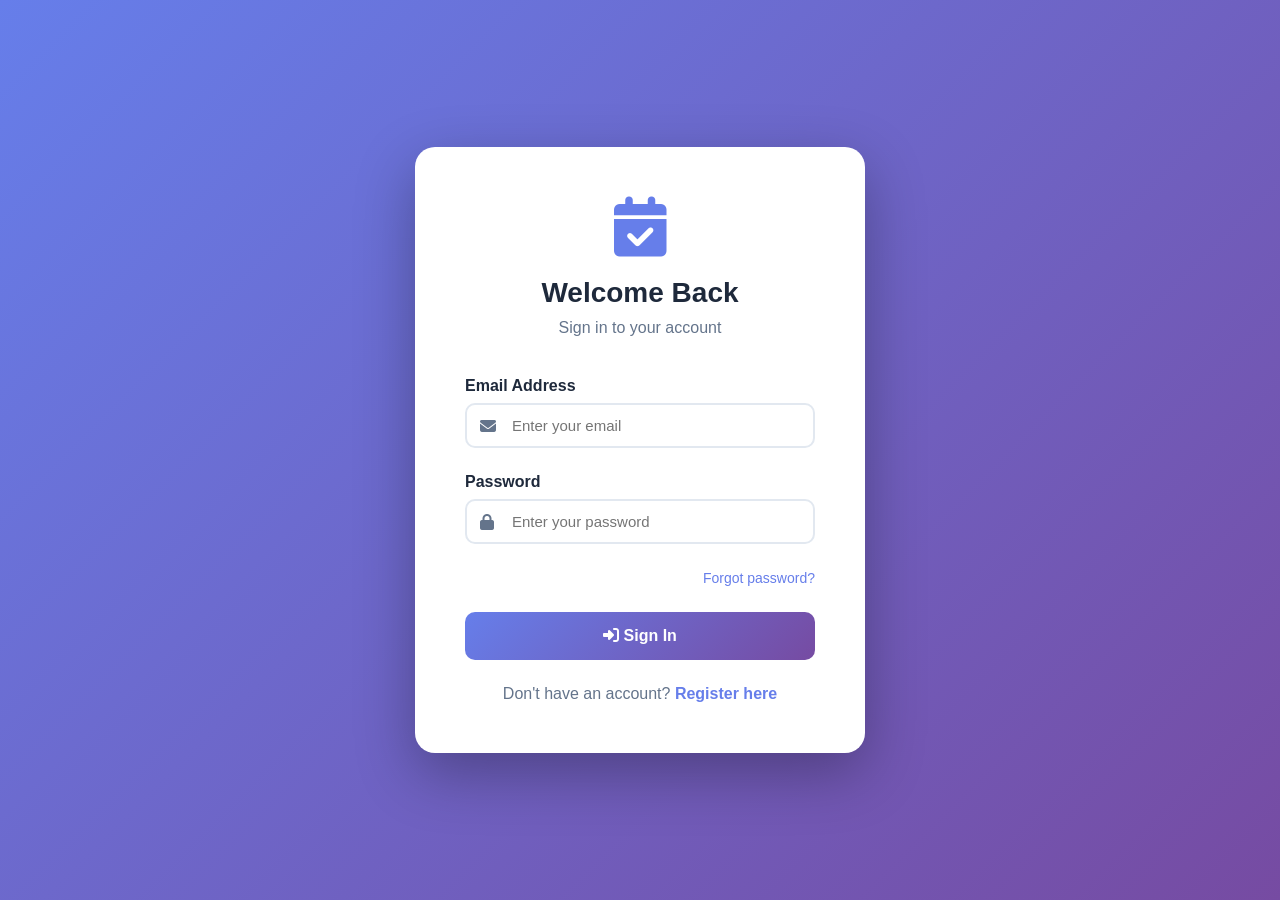
<file: Frontend-UI/login.html>
<!DOCTYPE html>
<html lang="en">
<head>
    <meta charset="UTF-8">
    <meta name="viewport" content="width=device-width, initial-scale=1.0">
    <title>Login - Interview Scheduler</title>
    <link rel="stylesheet" href="https://cdnjs.cloudflare.com/ajax/libs/font-awesome/6.4.0/css/all.min.css">
    <style>
        * {
            margin: 0;
            padding: 0;
            box-sizing: border-box;
        }

        body {
            font-family: 'Inter', sans-serif;
            background: linear-gradient(135deg, #667eea 0%, #764ba2 100%);
            min-height: 100vh;
            display: flex;
            align-items: center;
            justify-content: center;
        }

        .login-container {
            background: white;
            padding: 50px;
            border-radius: 20px;
            box-shadow: 0 20px 60px rgba(0, 0, 0, 0.3);
            width: 100%;
            max-width: 450px;
        }

        .login-header {
            text-align: center;
            margin-bottom: 40px;
        }

        .login-header i {
            font-size: 60px;
            color: #667eea;
            margin-bottom: 20px;
        }

        .login-header h1 {
            font-size: 28px;
            color: #1e293b;
            margin-bottom: 10px;
        }

        .login-header p {
            color: #64748b;
        }

        .form-group {
            margin-bottom: 25px;
        }

        .form-group label {
            display: block;
            margin-bottom: 8px;
            color: #1e293b;
            font-weight: 600;
        }

        .input-group {
            position: relative;
        }

        .input-group i {
            position: absolute;
            left: 15px;
            top: 50%;
            transform: translateY(-50%);
            color: #64748b;
        }

        .form-control {
            width: 100%;
            padding: 12px 15px 12px 45px;
            border: 2px solid #e2e8f0;
            border-radius: 10px;
            font-size: 15px;
            transition: all 0.3s ease;
        }

        .form-control:focus {
            outline: none;
            border-color: #667eea;
        }

        .forgot-password {
            text-align: right;
            margin-bottom: 25px;
        }

        .forgot-password a {
            color: #667eea;
            text-decoration: none;
            font-size: 14px;
        }

        .btn-login {
            width: 100%;
            padding: 15px;
            background: linear-gradient(135deg, #667eea, #764ba2);
            color: white;
            border: none;
            border-radius: 10px;
            font-size: 16px;
            font-weight: 600;
            cursor: pointer;
            transition: all 0.3s ease;
        }

        .btn-login:hover {
            transform: translateY(-2px);
            box-shadow: 0 10px 20px rgba(102, 126, 234, 0.3);
        }

        .register-link {
            text-align: center;
            margin-top: 25px;
            color: #64748b;
        }

        .register-link a {
            color: #667eea;
            text-decoration: none;
            font-weight: 600;
        }
    </style>
</head>
<body>
    <div class="login-container">
        <div class="login-header">
            <i class="fas fa-calendar-check"></i>
            <h1>Welcome Back</h1>
            <p>Sign in to your account</p>
        </div>

        <form id="loginForm">
            <div class="form-group">
                <label>Email Address</label>
                <div class="input-group">
                    <i class="fas fa-envelope"></i>
                    <input type="email" class="form-control" id="email" placeholder="Enter your email" required>
                </div>
            </div>

            <div class="form-group">
                <label>Password</label>
                <div class="input-group">
                    <i class="fas fa-lock"></i>
                    <input type="password" class="form-control" id="password" placeholder="Enter your password" required>
                </div>
            </div>

            <div class="forgot-password">
                <a href="#">Forgot password?</a>
            </div>

            <button type="submit" class="btn-login">
                <i class="fas fa-sign-in-alt"></i> Sign In
            </button>

            <div class="register-link">
                Don't have an account? <a href="register.html">Register here</a>
            </div>
        </form>
    </div>

    <script>
        document.getElementById('loginForm').addEventListener('submit', async function(e) {
            e.preventDefault();
            
            const email = document.getElementById('email').value;
            const password = document.getElementById('password').value;

            try {
                const response = await fetch('http://localhost:5000/api/auth/login', {
                    method: 'POST',
                    headers: {
                        'Content-Type': 'application/json'
                    },
                    body: JSON.stringify({ email, password })
                });

                const data = await response.json();

                if (response.ok) {
                    localStorage.setItem('authToken', data.token);
                    localStorage.setItem('user', JSON.stringify(data.user));
                    window.location.href = 'index.html';
                } else {
                    alert(data.message || 'Login failed');
                }
            } catch (error) {
                console.error('Error:', error);
                alert('An error occurred during login');
            }
        });
    </script>
</body>
</html>
</file>
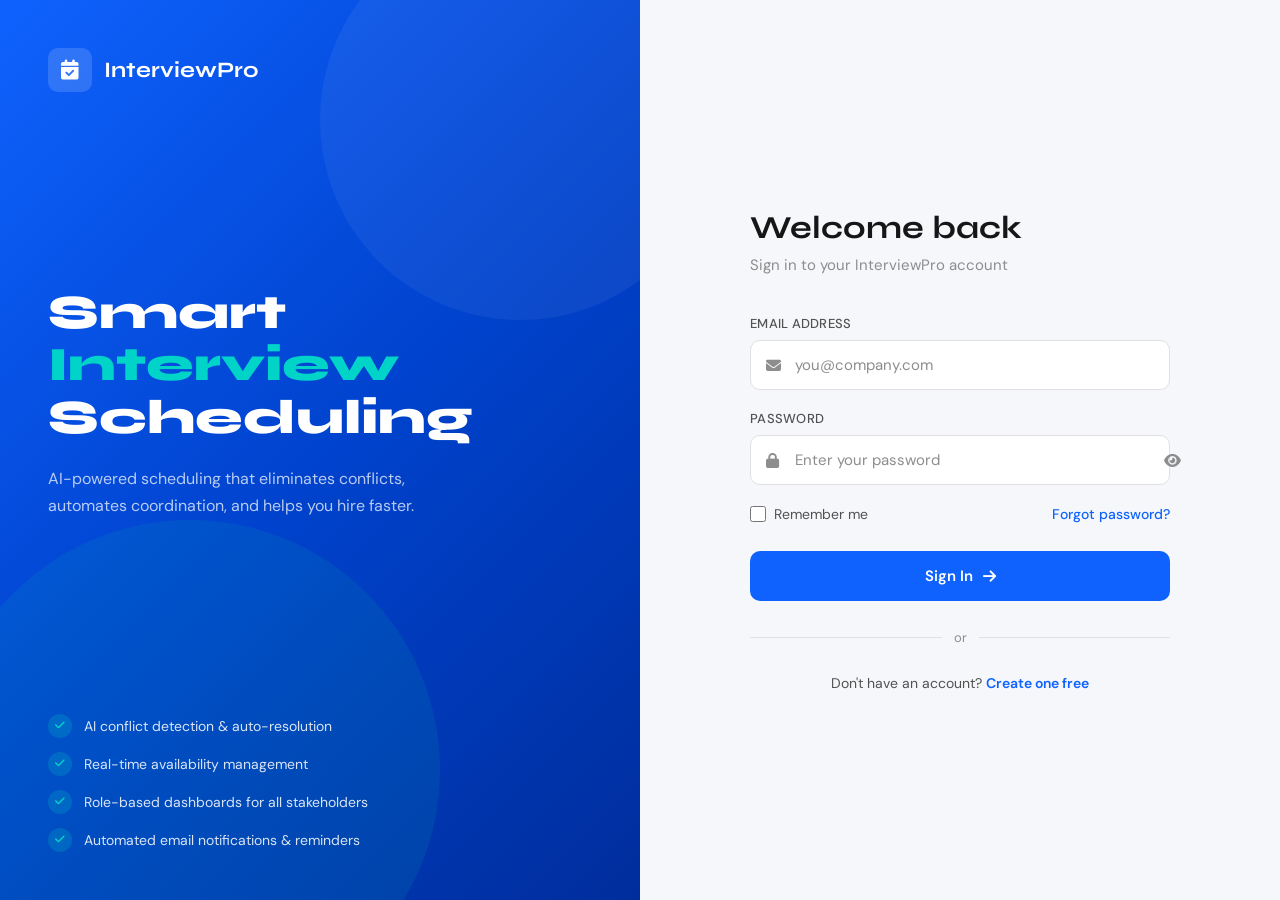
<file: wwwroot/login.html>
<!DOCTYPE html>
<html lang="en">
<head>
    <meta charset="UTF-8">
    <meta name="viewport" content="width=device-width, initial-scale=1.0">
    <title>InterviewPro — Sign In</title>
    <link rel="preconnect" href="https://fonts.googleapis.com">
    <link href="https://fonts.googleapis.com/css2?family=DM+Sans:wght@300;400;500;600&family=Syne:wght@600;700;800&display=swap" rel="stylesheet">
    <link rel="stylesheet" href="https://cdnjs.cloudflare.com/ajax/libs/font-awesome/6.5.0/css/all.min.css">
    <style>
        *, *::before, *::after { margin: 0; padding: 0; box-sizing: border-box; }

        :root {
            --brand: #0F62FE;
            --brand-dark: #0043CE;
            --brand-light: #EDF5FF;
            --accent: #00B0A0;
            --bg: #F5F7FA;
            --surface: #FFFFFF;
            --text-1: #161616;
            --text-2: #525252;
            --text-3: #8D8D8D;
            --border: #E0E0E0;
            --error: #DA1E28;
            --success: #198038;
            --radius: 12px;
        }

        body {
            font-family: 'DM Sans', sans-serif;
            background: var(--bg);
            min-height: 100vh;
            display: grid;
            grid-template-columns: 1fr 1fr;
        }

        /* Left panel */
        .left-panel {
            background: linear-gradient(135deg, #0F62FE 0%, #0043CE 50%, #002D9C 100%);
            display: flex;
            flex-direction: column;
            justify-content: space-between;
            padding: 48px;
            position: relative;
            overflow: hidden;
        }

        .left-panel::before {
            content: '';
            position: absolute;
            top: -80px;
            right: -80px;
            width: 400px;
            height: 400px;
            border-radius: 50%;
            background: rgba(255,255,255,0.05);
        }

        .left-panel::after {
            content: '';
            position: absolute;
            bottom: -120px;
            left: -60px;
            width: 500px;
            height: 500px;
            border-radius: 50%;
            background: rgba(0,176,160,0.12);
        }

        .brand-logo {
            display: flex;
            align-items: center;
            gap: 12px;
            color: white;
            font-family: 'Syne', sans-serif;
            font-weight: 700;
            font-size: 22px;
            position: relative;
            z-index: 1;
        }

        .brand-logo .icon-wrap {
            width: 44px;
            height: 44px;
            background: rgba(255,255,255,0.15);
            border-radius: 10px;
            display: flex;
            align-items: center;
            justify-content: center;
            font-size: 20px;
        }

        .hero-content {
            position: relative;
            z-index: 1;
        }

        .hero-content h1 {
            font-family: 'Syne', sans-serif;
            font-size: 48px;
            font-weight: 800;
            color: white;
            line-height: 1.1;
            margin-bottom: 20px;
        }

        .hero-content h1 span {
            color: #00D4C8;
        }

        .hero-content p {
            color: rgba(255,255,255,0.72);
            font-size: 16px;
            line-height: 1.7;
            max-width: 380px;
        }

        .features-list {
            position: relative;
            z-index: 1;
            display: flex;
            flex-direction: column;
            gap: 14px;
        }

        .feature-item {
            display: flex;
            align-items: center;
            gap: 12px;
            color: rgba(255,255,255,0.85);
            font-size: 14px;
        }

        .feature-item .check {
            width: 24px;
            height: 24px;
            background: rgba(0,212,200,0.2);
            border-radius: 50%;
            display: flex;
            align-items: center;
            justify-content: center;
            color: #00D4C8;
            font-size: 11px;
            flex-shrink: 0;
        }

        /* Right panel */
        .right-panel {
            display: flex;
            align-items: center;
            justify-content: center;
            padding: 48px;
        }

        .login-card {
            width: 100%;
            max-width: 420px;
        }

        .login-card h2 {
            font-family: 'Syne', sans-serif;
            font-size: 32px;
            font-weight: 700;
            color: var(--text-1);
            margin-bottom: 8px;
        }

        .login-card .subtitle {
            color: var(--text-3);
            font-size: 15px;
            margin-bottom: 40px;
        }

        .form-group {
            margin-bottom: 20px;
        }

        .form-group label {
            display: block;
            font-size: 13px;
            font-weight: 500;
            color: var(--text-2);
            margin-bottom: 8px;
            letter-spacing: 0.02em;
            text-transform: uppercase;
        }

        .input-wrap {
            position: relative;
        }

        .input-wrap i {
            position: absolute;
            left: 16px;
            top: 50%;
            transform: translateY(-50%);
            color: var(--text-3);
            font-size: 15px;
            pointer-events: none;
        }

        .input-wrap input {
            width: 100%;
            padding: 14px 16px 14px 44px;
            border: 1.5px solid var(--border);
            border-radius: 10px;
            font-family: 'DM Sans', sans-serif;
            font-size: 15px;
            color: var(--text-1);
            background: var(--surface);
            transition: border-color 0.2s, box-shadow 0.2s;
            outline: none;
        }

        .input-wrap input:focus {
            border-color: var(--brand);
            box-shadow: 0 0 0 3px rgba(15,98,254,0.1);
        }

        .input-wrap input::placeholder { color: var(--text-3); }

        .toggle-pwd {
            position: absolute;
            right: 14px;
            top: 50%;
            transform: translateY(-50%);
            background: none;
            border: none;
            color: var(--text-3);
            cursor: pointer;
            padding: 4px;
            font-size: 15px;
        }

        .form-options {
            display: flex;
            align-items: center;
            justify-content: space-between;
            margin-bottom: 28px;
        }

        .remember-me {
            display: flex;
            align-items: center;
            gap: 8px;
            font-size: 14px;
            color: var(--text-2);
            cursor: pointer;
        }

        .remember-me input[type="checkbox"] {
            width: 16px;
            height: 16px;
            accent-color: var(--brand);
        }

        .forgot-link {
            font-size: 14px;
            color: var(--brand);
            text-decoration: none;
            font-weight: 500;
        }

        .btn-login {
            width: 100%;
            padding: 15px;
            background: var(--brand);
            color: white;
            border: none;
            border-radius: 10px;
            font-family: 'DM Sans', sans-serif;
            font-size: 15px;
            font-weight: 600;
            cursor: pointer;
            transition: background 0.2s, transform 0.1s;
            display: flex;
            align-items: center;
            justify-content: center;
            gap: 10px;
            position: relative;
            overflow: hidden;
        }

        .btn-login:hover { background: var(--brand-dark); }
        .btn-login:active { transform: scale(0.99); }

        .btn-login .spinner {
            width: 18px;
            height: 18px;
            border: 2px solid rgba(255,255,255,0.3);
            border-top-color: white;
            border-radius: 50%;
            animation: spin 0.7s linear infinite;
            display: none;
        }

        @keyframes spin { to { transform: rotate(360deg); } }

        .btn-login.loading .spinner { display: block; }
        .btn-login.loading .btn-text { opacity: 0.5; }

        .divider {
            display: flex;
            align-items: center;
            gap: 12px;
            margin: 28px 0;
            color: var(--text-3);
            font-size: 13px;
        }

        .divider::before, .divider::after {
            content: '';
            flex: 1;
            height: 1px;
            background: var(--border);
        }

        .register-row {
            text-align: center;
            font-size: 14px;
            color: var(--text-2);
        }

        .register-row a {
            color: var(--brand);
            text-decoration: none;
            font-weight: 600;
        }

        .error-msg {
            display: none;
            background: #FFF1F2;
            border: 1px solid #FECDD3;
            color: var(--error);
            border-radius: 8px;
            padding: 12px 16px;
            font-size: 13px;
            margin-bottom: 20px;
            align-items: center;
            gap: 8px;
        }

        .error-msg.show { display: flex; }

        @media (max-width: 768px) {
            body { grid-template-columns: 1fr; }
            .left-panel { display: none; }
            .right-panel { padding: 32px 24px; }
        }
    </style>
</head>
<body>

<div class="left-panel">
    <div class="brand-logo">
        <div class="icon-wrap"><i class="fas fa-calendar-check"></i></div>
        InterviewPro
    </div>

    <div class="hero-content">
        <h1>Smart <span>Interview</span> Scheduling</h1>
        <p>AI-powered scheduling that eliminates conflicts, automates coordination, and helps you hire faster.</p>
    </div>

    <div class="features-list">
        <div class="feature-item">
            <div class="check"><i class="fas fa-check"></i></div>
            <span>AI conflict detection &amp; auto-resolution</span>
        </div>
        <div class="feature-item">
            <div class="check"><i class="fas fa-check"></i></div>
            <span>Real-time availability management</span>
        </div>
        <div class="feature-item">
            <div class="check"><i class="fas fa-check"></i></div>
            <span>Role-based dashboards for all stakeholders</span>
        </div>
        <div class="feature-item">
            <div class="check"><i class="fas fa-check"></i></div>
            <span>Automated email notifications &amp; reminders</span>
        </div>
    </div>
</div>

<div class="right-panel">
    <div class="login-card">
        <h2>Welcome back</h2>
        <p class="subtitle">Sign in to your InterviewPro account</p>

        <div class="error-msg" id="errorMsg">
            <i class="fas fa-exclamation-circle"></i>
            <span id="errorText">Invalid email or password.</span>
        </div>

        <form id="loginForm" novalidate>
            <div class="form-group">
                <label>Email Address</label>
                <div class="input-wrap">
                    <i class="fas fa-envelope"></i>
                    <input type="email" id="email" placeholder="you@company.com" autocomplete="email" required>
                </div>
            </div>

            <div class="form-group">
                <label>Password</label>
                <div class="input-wrap">
                    <i class="fas fa-lock"></i>
                    <input type="password" id="password" placeholder="Enter your password" autocomplete="current-password" required>
                    <button type="button" class="toggle-pwd" id="togglePwd" aria-label="Toggle password visibility">
                        <i class="fas fa-eye" id="eyeIcon"></i>
                    </button>
                </div>
            </div>

            <div class="form-options">
                <label class="remember-me">
                    <input type="checkbox" id="remember"> Remember me
                </label>
                <a href="#" class="forgot-link">Forgot password?</a>
            </div>

            <button type="submit" class="btn-login" id="loginBtn">
                <div class="spinner" id="spinner"></div>
                <span class="btn-text">Sign In</span>
                <i class="fas fa-arrow-right btn-text"></i>
            </button>
        </form>

        <div class="divider">or</div>

        <div class="register-row">
            Don't have an account? <a href="register.html">Create one free</a>
        </div>
    </div>
</div>

<script>
    // If already logged in, skip login page
    if (localStorage.getItem('authToken')) {
        window.location.href = 'index.html';
    }

    const togglePwd = document.getElementById('togglePwd');
    const pwdInput  = document.getElementById('password');
    const eyeIcon   = document.getElementById('eyeIcon');

    togglePwd.addEventListener('click', () => {
        const isText = pwdInput.type === 'text';
        pwdInput.type = isText ? 'password' : 'text';
        eyeIcon.className = isText ? 'fas fa-eye' : 'fas fa-eye-slash';
    });

    document.getElementById('loginForm').addEventListener('submit', async function(e) {
        e.preventDefault();
        const email    = document.getElementById('email').value.trim();
        const password = document.getElementById('password').value;
        const btn      = document.getElementById('loginBtn');
        const errorMsg = document.getElementById('errorMsg');

        if (!email || !password) {
            document.getElementById('errorText').textContent = 'Please enter your email and password.';
            errorMsg.classList.add('show');
            return;
        }

        btn.classList.add('loading');
        errorMsg.classList.remove('show');

        try {
            const res = await fetch('/api/Auth/login', {
                method: 'POST',
                headers: { 'Content-Type': 'application/json' },
                body: JSON.stringify({ email, password })
            });
            const data = await res.json();

            if (res.ok) {
                localStorage.setItem('authToken', data.token);
                localStorage.setItem('user', JSON.stringify(data.user));
                window.location.href = 'index.html';
            } else {
                document.getElementById('errorText').textContent = data.message || 'Invalid credentials. Please try again.';
                errorMsg.classList.add('show');
            }
        } catch (err) {
            document.getElementById('errorText').textContent = 'Unable to connect to server. Please try again.';
            errorMsg.classList.add('show');
        } finally {
            btn.classList.remove('loading');
        }
    });
</script>
</body>
</html>
</file>
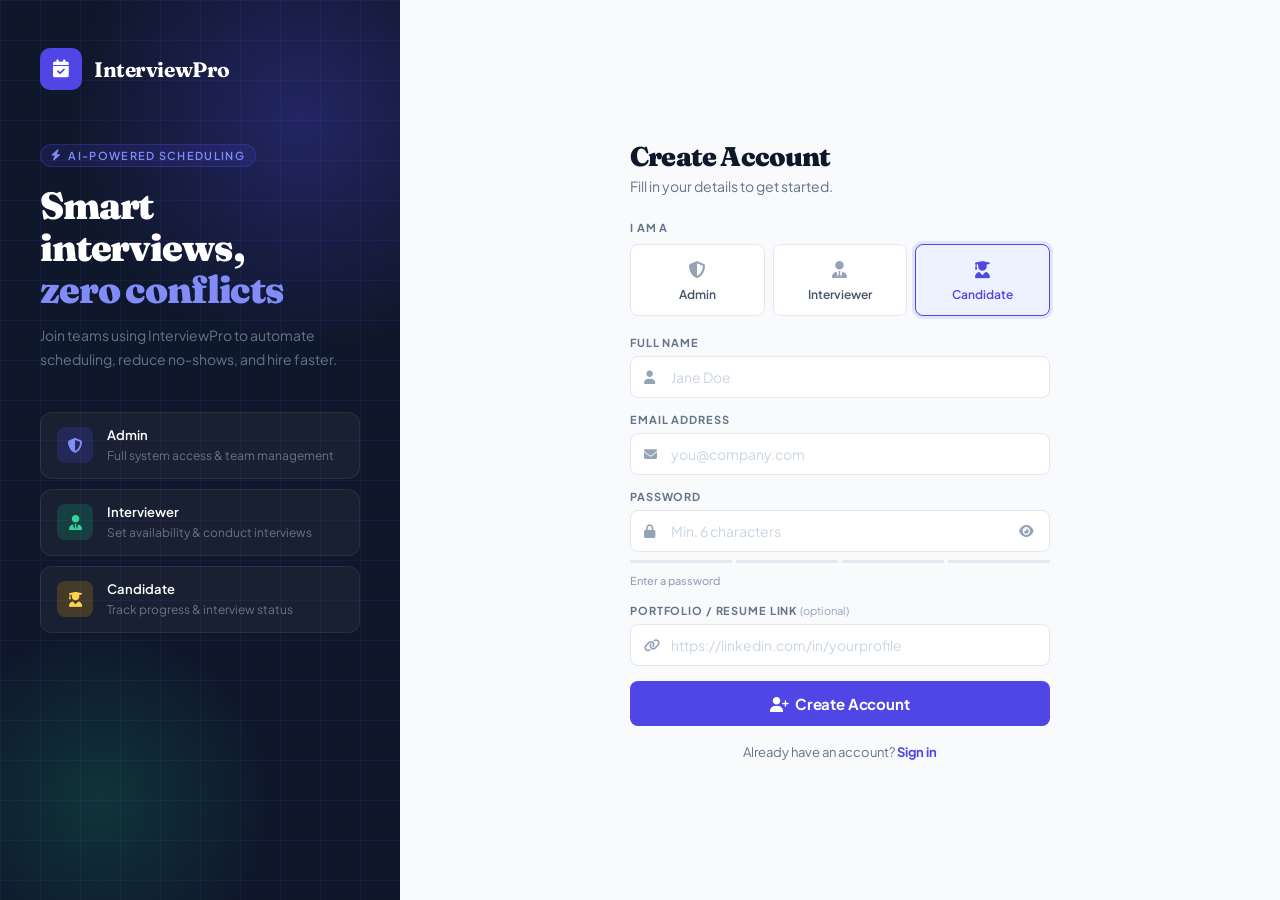
<file: wwwroot/register.html>
<!DOCTYPE html>
<html lang="en">
<head>
    <meta charset="UTF-8">
    <meta name="viewport" content="width=device-width, initial-scale=1.0">
    <title>InterviewPro — Create Account</title>
    <link rel="preconnect" href="https://fonts.googleapis.com">
    <link href="https://fonts.googleapis.com/css2?family=Plus+Jakarta+Sans:wght@300;400;500;600;700&family=Fraunces:opsz,wght@9..144,700;9..144,900&display=swap" rel="stylesheet">
    <link rel="stylesheet" href="https://cdnjs.cloudflare.com/ajax/libs/font-awesome/6.5.0/css/all.min.css">
    <style>
        *, *::before, *::after { margin: 0; padding: 0; box-sizing: border-box; }
        :root {
            --indigo: #4F46E5; --indigo-dark: #3730A3; --indigo-hover: #4338CA;
            --indigo-light: #EEF2FF; --emerald: #10B981; --rose: #EF4444;
            --rose-light: #FEF2F2; --rose-border: #FECACA;
            --slate-50: #F8FAFC; --slate-100: #F1F5F9; --slate-200: #E2E8F0;
            --slate-300: #CBD5E1; --slate-400: #94A3B8; --slate-500: #64748B;
            --slate-600: #475569; --slate-700: #334155; --slate-800: #1E293B; --slate-900: #0F172A;
        }
        body { font-family: 'Plus Jakarta Sans', sans-serif; background: var(--slate-50); min-height: 100vh; display: flex; color: var(--slate-800); -webkit-font-smoothing: antialiased; }

        /* LEFT */
        .left { width: 400px; flex-shrink: 0; background: var(--slate-900); position: relative; overflow: hidden; display: flex; flex-direction: column; padding: 48px 40px; }
        .lp-grid { position: absolute; inset: 0; background-image: linear-gradient(rgba(79,70,229,0.12) 1px, transparent 1px), linear-gradient(90deg, rgba(79,70,229,0.12) 1px, transparent 1px); background-size: 40px 40px; }
        .lp-glow { position: absolute; width: 480px; height: 480px; border-radius: 50%; background: radial-gradient(circle, rgba(79,70,229,0.3) 0%, transparent 68%); top: -120px; right: -140px; pointer-events: none; }
        .lp-glow2 { position: absolute; width: 360px; height: 360px; border-radius: 50%; background: radial-gradient(circle, rgba(16,185,129,0.18) 0%, transparent 68%); bottom: -80px; left: -80px; pointer-events: none; }
        .lp-inner { position: relative; z-index: 1; flex: 1; display: flex; flex-direction: column; }
        .brand { display: flex; align-items: center; gap: 12px; }
        .brand-ico { width: 42px; height: 42px; background: var(--indigo); border-radius: 10px; display: flex; align-items: center; justify-content: center; font-size: 18px; color: white; }
        .brand-name { font-family: 'Fraunces', serif; font-size: 21px; font-weight: 700; color: white; letter-spacing: -0.02em; }
        .hero { margin: 52px 0 40px; }
        .eyebrow { font-size: 11px; font-weight: 600; letter-spacing: 0.12em; text-transform: uppercase; color: #818CF8; background: rgba(79,70,229,0.15); border: 1px solid rgba(79,70,229,0.3); display: inline-flex; align-items: center; gap: 6px; padding: 4px 10px; border-radius: 20px; margin-bottom: 18px; }
        .hero h1 { font-family: 'Fraunces', serif; font-size: 38px; font-weight: 900; line-height: 1.1; color: white; letter-spacing: -0.03em; margin-bottom: 14px; }
        .hero h1 em { font-style: normal; color: #818CF8; }
        .hero p { color: var(--slate-500); font-size: 14px; line-height: 1.7; }
        .roles { display: flex; flex-direction: column; gap: 10px; }
        .role-row { display: flex; align-items: center; gap: 14px; padding: 14px 16px; background: rgba(255,255,255,0.04); border: 1px solid rgba(255,255,255,0.07); border-radius: 12px; }
        .rr-ico { width: 36px; height: 36px; border-radius: 8px; display: flex; align-items: center; justify-content: center; font-size: 15px; flex-shrink: 0; }
        .rr-ico.i { background: rgba(79,70,229,0.2); color: #818CF8; }
        .rr-ico.e { background: rgba(16,185,129,0.2); color: #34D399; }
        .rr-ico.a { background: rgba(245,158,11,0.2); color: #FCD34D; }
        .rr-txt strong { display: block; color: white; font-size: 13px; font-weight: 600; }
        .rr-txt span { color: var(--slate-500); font-size: 12px; }

        /* RIGHT */
        .right { flex: 1; display: flex; align-items: center; justify-content: center; padding: 40px 32px; overflow-y: auto; }
        .card { width: 100%; max-width: 420px; }
        .card h2 { font-family: 'Fraunces', serif; font-size: 27px; font-weight: 900; color: var(--slate-900); letter-spacing: -0.03em; margin-bottom: 4px; }
        .card .sub { color: var(--slate-500); font-size: 14px; margin-bottom: 26px; }

        /* Alert */
        .alert { display: none; align-items: flex-start; gap: 12px; padding: 13px 16px; border-radius: 8px; margin-bottom: 18px; font-size: 13px; line-height: 1.5; animation: adown 0.2s ease; }
        @keyframes adown { from { opacity:0; transform:translateY(-6px); } to { opacity:1; transform:none; } }
        .alert.show { display: flex; }
        .alert.error { background: var(--rose-light); border: 1px solid var(--rose-border); color: #B91C1C; }
        .alert.success { background: #F0FDF4; border: 1px solid #BBF7D0; color: #15803D; }
        .alert i { margin-top: 1px; flex-shrink: 0; font-size: 15px; }

        /* Role picker */
        .pick-label { font-size: 11px; font-weight: 700; letter-spacing: 0.08em; text-transform: uppercase; color: var(--slate-500); margin-bottom: 10px; }
        .pick-grid { display: grid; grid-template-columns: repeat(3, 1fr); gap: 8px; margin-bottom: 20px; }
        .pr { display: none; }
        .pc { display: flex; flex-direction: column; align-items: center; gap: 7px; padding: 13px 8px; border: 1.5px solid var(--slate-200); border-radius: 8px; cursor: pointer; transition: all 0.15s; background: white; text-align: center; }
        .pc:hover { border-color: var(--indigo); background: var(--indigo-light); }
        .pr:checked + .pc { border-color: var(--indigo); background: var(--indigo-light); box-shadow: 0 0 0 3px rgba(79,70,229,0.12); }
        .pr:checked + .pc .pi, .pr:checked + .pc .pn { color: var(--indigo); }
        .pi { font-size: 17px; color: var(--slate-400); transition: color 0.15s; }
        .pn { font-size: 12px; font-weight: 600; color: var(--slate-600); transition: color 0.15s; }

        /* Fields */
        .fg { margin-bottom: 15px; }
        .fg > label { display: block; font-size: 11px; font-weight: 700; letter-spacing: 0.08em; text-transform: uppercase; color: var(--slate-500); margin-bottom: 7px; }
        .fg > label .opt { font-weight: 400; text-transform: none; letter-spacing: 0; font-size: 11px; color: var(--slate-400); }
        .iw { position: relative; }
        .iw .ii { position: absolute; left: 14px; top: 50%; transform: translateY(-50%); color: var(--slate-400); font-size: 13px; pointer-events: none; }
        .iw input, .iw select { width: 100%; padding: 11px 14px 11px 40px; border: 1.5px solid var(--slate-200); border-radius: 8px; font-family: 'Plus Jakarta Sans', sans-serif; font-size: 14px; color: var(--slate-800); background: white; outline: none; transition: border-color 0.15s, box-shadow 0.15s; appearance: none; }
        .iw input::placeholder { color: var(--slate-300); }
        .iw input:focus, .iw select:focus { border-color: var(--indigo); box-shadow: 0 0 0 3px rgba(79,70,229,0.1); }
        .iw input.err, .iw select.err { border-color: var(--rose); box-shadow: 0 0 0 3px rgba(239,68,68,0.08); }
        .eye { position: absolute; right: 12px; top: 50%; transform: translateY(-50%); background: none; border: none; color: var(--slate-400); cursor: pointer; padding: 4px; font-size: 13px; }
        .eye:hover { color: var(--slate-600); }
        .ferr { display: none; font-size: 12px; color: var(--rose); margin-top: 5px; align-items: center; gap: 5px; }
        .ferr.on { display: flex; }

        /* Strength */
        .str { margin-top: 8px; }
        .sbars { display: flex; gap: 4px; margin-bottom: 5px; }
        .sbar { flex: 1; height: 3px; border-radius: 2px; background: var(--slate-200); transition: background 0.25s; }
        .stxt { font-size: 11px; color: var(--slate-400); font-weight: 500; }

        /* Conditional */
        .cf { display: none; }
        .cf.on { display: block; }

        /* Button */
        .btn { width: 100%; padding: 13px; background: var(--indigo); color: white; border: none; border-radius: 8px; font-family: 'Plus Jakarta Sans', sans-serif; font-size: 15px; font-weight: 700; cursor: pointer; transition: background 0.15s, transform 0.1s, box-shadow 0.15s; display: flex; align-items: center; justify-content: center; gap: 10px; margin-top: 8px; letter-spacing: -0.01em; }
        .btn:hover { background: var(--indigo-hover); box-shadow: 0 4px 16px rgba(79,70,229,0.35); }
        .btn:active { transform: scale(0.99); }
        .btn .sp { width: 16px; height: 16px; border: 2px solid rgba(255,255,255,0.3); border-top-color: white; border-radius: 50%; animation: spin 0.7s linear infinite; display: none; }
        @keyframes spin { to { transform: rotate(360deg); } }
        .btn.ld .sp { display: block; }
        .btn.ld .bl { opacity: 0.6; }
        .si { text-align: center; font-size: 13px; color: var(--slate-500); margin-top: 18px; }
        .si a { color: var(--indigo); font-weight: 700; text-decoration: none; }
        .si a:hover { text-decoration: underline; }

        @media (max-width: 820px) { .left { display: none; } .right { padding: 32px 20px; } }
    </style>
</head>
<body>

<div class="left">
    <div class="lp-grid"></div>
    <div class="lp-glow"></div>
    <div class="lp-glow2"></div>
    <div class="lp-inner">
        <div class="brand">
            <div class="brand-ico"><i class="fas fa-calendar-check"></i></div>
            <span class="brand-name">InterviewPro</span>
        </div>
        <div class="hero">
            <div class="eyebrow"><i class="fas fa-bolt"></i> AI-Powered Scheduling</div>
            <h1>Smart interviews,<br><em>zero conflicts</em></h1>
            <p>Join teams using InterviewPro to automate scheduling, reduce no-shows, and hire faster.</p>
        </div>
        <div class="roles">
            <div class="role-row">
                <div class="rr-ico i"><i class="fas fa-shield-halved"></i></div>
                <div class="rr-txt"><strong>Admin</strong><span>Full system access &amp; team management</span></div>
            </div>
            <div class="role-row">
                <div class="rr-ico e"><i class="fas fa-user-tie"></i></div>
                <div class="rr-txt"><strong>Interviewer</strong><span>Set availability &amp; conduct interviews</span></div>
            </div>
            <div class="role-row">
                <div class="rr-ico a"><i class="fas fa-user-graduate"></i></div>
                <div class="rr-txt"><strong>Candidate</strong><span>Track progress &amp; interview status</span></div>
            </div>
        </div>
    </div>
</div>

<div class="right">
    <div class="card">
        <h2>Create Account</h2>
        <p class="sub">Fill in your details to get started.</p>

        <div class="alert" id="alertBox">
            <i id="alertIcon"></i>
            <span id="alertText"></span>
        </div>

        <form id="regForm" novalidate>
            <div class="pick-label">I am a</div>
            <div class="pick-grid">
                <div><input type="radio" name="role" id="rA" class="pr" value="0">
                    <label for="rA" class="pc"><span class="pi"><i class="fas fa-shield-halved"></i></span><span class="pn">Admin</span></label></div>
                <div><input type="radio" name="role" id="rI" class="pr" value="1">
                    <label for="rI" class="pc"><span class="pi"><i class="fas fa-user-tie"></i></span><span class="pn">Interviewer</span></label></div>
                <div><input type="radio" name="role" id="rC" class="pr" value="2" checked>
                    <label for="rC" class="pc"><span class="pi"><i class="fas fa-user-graduate"></i></span><span class="pn">Candidate</span></label></div>
            </div>

            <div class="fg">
                <label>Full Name</label>
                <div class="iw"><i class="ii fas fa-user"></i><input type="text" id="fName" placeholder="Jane Doe"></div>
                <div class="ferr" id="nameErr"><i class="fas fa-circle-exclamation"></i> Full name is required.</div>
            </div>

            <div class="fg">
                <label>Email Address</label>
                <div class="iw"><i class="ii fas fa-envelope"></i><input type="email" id="fEmail" placeholder="you@company.com"></div>
                <div class="ferr" id="emailErr"><i class="fas fa-circle-exclamation"></i> Enter a valid email address.</div>
            </div>

            <div class="fg">
                <label>Password</label>
                <div class="iw">
                    <i class="ii fas fa-lock"></i>
                    <input type="password" id="fPwd" placeholder="Min. 6 characters">
                    <button type="button" class="eye" id="eyeBtn"><i class="fas fa-eye" id="eyeIco"></i></button>
                </div>
                <div class="str">
                    <div class="sbars"><div class="sbar" id="sb1"></div><div class="sbar" id="sb2"></div><div class="sbar" id="sb3"></div><div class="sbar" id="sb4"></div></div>
                    <span class="stxt" id="stxt">Enter a password</span>
                </div>
                <div class="ferr" id="pwdErr"><i class="fas fa-circle-exclamation"></i> Password must be at least 6 characters.</div>
            </div>

            <div class="fg cf" id="deptWrap">
                <label>Department</label>
                <div class="iw"><i class="ii fas fa-building"></i>
                    <select id="fDept">
                        <option value="">Select department…</option>
                        <option>Engineering</option><option>Product</option><option>Design</option>
                        <option>Data Science</option><option>Marketing</option>
                        <option>Human Resources</option><option>Finance</option><option>Operations</option>
                    </select>
                </div>
                <div class="ferr" id="deptErr"><i class="fas fa-circle-exclamation"></i> Please select a department.</div>
            </div>

            <div class="fg cf" id="resumeWrap">
                <label>Portfolio / Resume Link <span class="opt">(optional)</span></label>
                <div class="iw"><i class="ii fas fa-link"></i><input type="url" id="fResume" placeholder="https://linkedin.com/in/yourprofile"></div>
            </div>

            <button type="submit" class="btn" id="submitBtn">
                <div class="sp"></div>
                <span class="bl"><i class="fas fa-user-plus"></i>&nbsp; Create Account</span>
            </button>
        </form>

        <div class="si">Already have an account? <a href="login.html">Sign in</a></div>
    </div>
</div>

<script>
    function applyRole(v) {
        document.getElementById('deptWrap').classList.toggle('on', v === '1');
        document.getElementById('resumeWrap').classList.toggle('on', v === '2');
    }
    document.querySelectorAll('.pr').forEach(r => r.addEventListener('change', () => applyRole(r.value)));
    applyRole(document.querySelector('.pr:checked').value);

    document.getElementById('eyeBtn').addEventListener('click', () => {
        const i = document.getElementById('fPwd');
        const isT = i.type === 'text';
        i.type = isT ? 'password' : 'text';
        document.getElementById('eyeIco').className = isT ? 'fas fa-eye' : 'fas fa-eye-slash';
    });

    document.getElementById('fPwd').addEventListener('input', function () {
        const v = this.value, c = ['','#EF4444','#F59E0B','#10B981','#10B981'], l = ['','Weak','Fair','Good','Strong'];
        let s = 0;
        if (v.length >= 6) s++;
        if (v.length >= 10) s++;
        if (/[A-Z]/.test(v) && /[0-9]/.test(v)) s++;
        if (/[^A-Za-z0-9]/.test(v)) s++;
        for (let i = 1; i <= 4; i++) document.getElementById('sb' + i).style.background = i <= s ? c[s] : '';
        const t = document.getElementById('stxt');
        t.textContent = v ? (l[s] || 'Very Weak') : 'Enter a password';
        t.style.color = v ? c[s] : '';
    });

    function showAlert(type, msg) {
        const b = document.getElementById('alertBox');
        b.className = 'alert ' + type + ' show';
        document.getElementById('alertIcon').className = type === 'success' ? 'fas fa-check-circle' : 'fas fa-exclamation-circle';
        document.getElementById('alertText').textContent = msg;
        b.scrollIntoView({ behavior: 'smooth', block: 'nearest' });
    }

    function clearErrs() {
        document.querySelectorAll('.ferr').forEach(e => e.classList.remove('on'));
        document.querySelectorAll('.err').forEach(e => e.classList.remove('err'));
        document.getElementById('alertBox').classList.remove('show');
    }

    function markErr(iId, eId) {
        const i = document.getElementById(iId), e = document.getElementById(eId);
        if (i) i.classList.add('err');
        if (e) e.classList.add('on');
    }

    document.getElementById('regForm').addEventListener('submit', async function (ev) {
        ev.preventDefault();
        clearErrs();

        const name  = document.getElementById('fName').value.trim();
        const email = document.getElementById('fEmail').value.trim();
        const pwd   = document.getElementById('fPwd').value;
        const rv    = document.querySelector('.pr:checked').value;
        const role  = parseInt(rv, 10);
        const dept  = role === 1 ? document.getElementById('fDept').value.trim() : '';
        const res   = role === 2 ? document.getElementById('fResume').value.trim() : '';

        let ok = true;
        if (!name)                             { markErr('fName',  'nameErr');  ok = false; }
        if (!email || !/\S+@\S+\.\S+/.test(email)) { markErr('fEmail', 'emailErr'); ok = false; }
        if (!pwd || pwd.length < 6)            { markErr('fPwd',   'pwdErr');   ok = false; }
        if (role === 1 && !dept)               { markErr('fDept',  'deptErr');  ok = false; }
        if (!ok) return;

        const btn = document.getElementById('submitBtn');
        btn.classList.add('ld'); btn.disabled = true;

        const payload = { name, email, password: pwd, role };
        if (role === 1 && dept) payload.department = dept;
        if (role === 2 && res)  payload.resumeLink  = res;

        try {
            const r = await fetch('/api/Auth/register', {
                method: 'POST',
                headers: { 'Content-Type': 'application/json' },
                body: JSON.stringify(payload)
            });
            let data = {};
            try { data = await r.json(); } catch (_) {}

            if (r.ok) {
                showAlert('success', 'Account created! Redirecting to sign in…');
                setTimeout(() => window.location.href = 'login.html', 2000);
            } else {
                const msg = data.message
                    || (data.errors ? Object.values(data.errors).flat().join(' ') : null)
                    || data.title || 'Registration failed. Please try again.';
                showAlert('error', msg);
                btn.classList.remove('ld'); btn.disabled = false;
            }
        } catch (_) {
            showAlert('error', 'Cannot connect to server. Please check the backend is running.');
            btn.classList.remove('ld'); btn.disabled = false;
        }
    });
</script>
</body>
</html>
</file>
